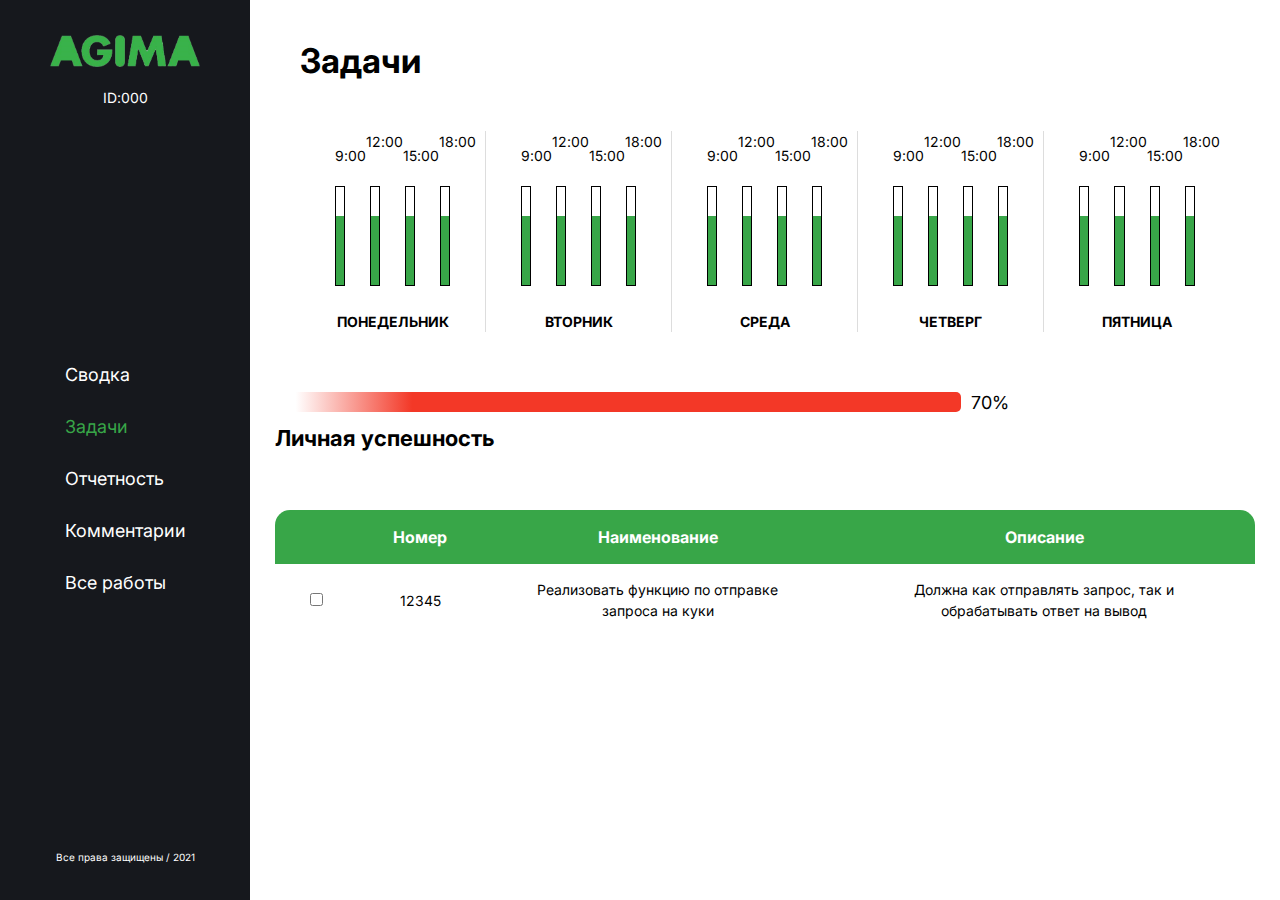
<file: index.html>
<!DOCTYPE html>
<html lang="ru">
    <head>
        <meta charset="UTF-8" />
        <meta http-equiv="X-UA-Compatible" content="IE=edge" />
        <meta name="viewport" content="width=device-width, initial-scale=1.0" />
        <title>Synergy Diplom</title>
        <link rel="stylesheet" href="css/style.css" />
        <link
            href="https://fonts.googleapis.com/css2?family=Inter:wght@400;700&display=swap"
            rel="stylesheet"
        />
    </head>
    <body>
        <aside class="aside">
            <header class="aside__header">
                <div class="aside__logo">
                    <img class="aside__logo-image" src="image/logo.png" alt="logo" />
                </div>
                <div class="aside__id">ID:<span class="aside__id-numderID">000</span></div>
            </header>
            <div class="aside__content">
                <nav>
                    <ul class="aside__content-list">
                        <li class="aside__content-item">
                            <a class="link" href="pages/summary.html">Сводка</a>
                        </li>
                        <li class="aside__content-item">
                            <a class="link" href="#"><span class="open-page">Задачи</span></a>
                        </li>
                        <li class="aside__content-item"><a class="link" href="#">Отчетность</a></li>
                        <li class="aside__content-item"><a class="link" href="#">Комментарии</a></li>
                        <li class="aside__content-item"><a class="link" href="#">Все работы</a></li>
                    </ul>
                </nav>
            </div>
            <footer class="aside__footer">
                <div class="aside__footer-content">Все права защищены / 2021</div>
            </footer>
        </aside>
        <div class="wrapper">
            <main class="main">
                <section class="week">
                    <h1 class="week__title">Задачи</h1>
                    <div class="week__content">
                        <div class="week__day-row">
                            <div class="week__day">
                                <div class="week__day-time">
                                    <ul class="week__day-time-list">
                                        <li class="week__day-time-item">9:00</li>
                                        <li class="week__day-time-item">12:00</li>
                                        <li class="week__day-time-item">15:00</li>
                                        <li class="week__day-time-item">18:00</li>
                                    </ul>
                                </div>
                                <div class="week__day-progressbar">
                                    <div class="week__day-progressbar-row">
                                        <div class="week__day-progressbar-item" id="day-bar-mon1"></div>
                                        <div class="week__day-progressbar-item" id="day-bar-mon2"></div>
                                        <div class="week__day-progressbar-item" id="day-bar-mon3"></div>
                                        <div class="week__day-progressbar-item" id="day-bar-mon4"></div>
                                    </div>
                                </div>
                                <h2 class="week__day-title">Понедельник</h2>
                            </div>
                            <div class="week__day">
                                <div class="week__day-time">
                                    <ul class="week__day-time-list">
                                        <li class="week__day-time-item">9:00</li>
                                        <li class="week__day-time-item">12:00</li>
                                        <li class="week__day-time-item">15:00</li>
                                        <li class="week__day-time-item">18:00</li>
                                    </ul>
                                </div>
                                <div class="week__day-progressbar">
                                    <div class="week__day-progressbar-row">
                                        <div class="week__day-progressbar-item" id="day-bar-tue1"></div>
                                        <div class="week__day-progressbar-item" id="day-bar-tue2"></div>
                                        <div class="week__day-progressbar-item" id="day-bar-tue3"></div>
                                        <div class="week__day-progressbar-item" id="day-bar-tue4"></div>
                                    </div>
                                </div>
                                <h2 class="week__day-title">Вторник</h2>
                            </div>
                            <div class="week__day">
                                <div class="week__day-time">
                                    <ul class="week__day-time-list">
                                        <li class="week__day-time-item">9:00</li>
                                        <li class="week__day-time-item">12:00</li>
                                        <li class="week__day-time-item">15:00</li>
                                        <li class="week__day-time-item">18:00</li>
                                    </ul>
                                </div>
                                <div class="week__day-progressbar">
                                    <div class="week__day-progressbar-row">
                                        <div class="week__day-progressbar-item" id="day-bar-wed1"></div>
                                        <div class="week__day-progressbar-item" id="day-bar-wed2"></div>
                                        <div class="week__day-progressbar-item" id="day-bar-wed3"></div>
                                        <div class="week__day-progressbar-item" id="day-bar-wed4"></div>
                                    </div>
                                </div>
                                <h2 class="week__day-title">Среда</h2>
                            </div>
                            <div class="week__day">
                                <div class="week__day-time">
                                    <ul class="week__day-time-list">
                                        <li class="week__day-time-item">9:00</li>
                                        <li class="week__day-time-item">12:00</li>
                                        <li class="week__day-time-item">15:00</li>
                                        <li class="week__day-time-item">18:00</li>
                                    </ul>
                                </div>
                                <div class="week__day-progressbar">
                                    <div class="week__day-progressbar-row">
                                        <div class="week__day-progressbar-item" id="day-bar-thu1"></div>
                                        <div class="week__day-progressbar-item" id="day-bar-thu2"></div>
                                        <div class="week__day-progressbar-item" id="day-bar-thu3"></div>
                                        <div class="week__day-progressbar-item" id="day-bar-thu4"></div>
                                    </div>
                                </div>
                                <h2 class="week__day-title">Четверг</h2>
                            </div>
                            <div class="week__day">
                                <div class="week__day-time">
                                    <ul class="week__day-time-list">
                                        <li class="week__day-time-item">9:00</li>
                                        <li class="week__day-time-item">12:00</li>
                                        <li class="week__day-time-item">15:00</li>
                                        <li class="week__day-time-item">18:00</li>
                                    </ul>
                                </div>
                                <div class="week__day-progressbar">
                                    <div class="week__day-progressbar-row">
                                        <div class="week__day-progressbar-item" id="day-bar-fri1"></div>
                                        <div class="week__day-progressbar-item" id="day-bar-fri2"></div>
                                        <div class="week__day-progressbar-item" id="day-bar-fri3"></div>
                                        <div class="week__day-progressbar-item" id="day-bar-fri4"></div>
                                    </div>
                                </div>
                                <h2 class="week__day-title">Пятница</h2>
                            </div>
                        </div>
                    </div>
                </section>
                <section class="success-rate">
                    <div class="success-rate__line-board">
                        <div class="success-rate__line"></div>
                        <div class="success-rate__counter">70%</div>
                    </div>
                    <h2 class="success-rate__title">Личная успешность</h2>
                </section>
                <section class="task">
                    <div>
                        <table class="task__table">
                            <tr>
                                <th>&nbsp</th>
                                <th>Номер</th>
                                <th>Наименование</th>
                                <th>Описание</th>
                            </tr>
                            <tr>
                                <td><input type="checkbox" /></td>
                                <td>12345</td>
                                <td>Реализовать функцию по отправке запроса на куки</td>
                                <td>Должна как отправлять запрос, так и обрабатывать ответ на вывод</td>
                            </tr>
                        </table>
                    </div>
                </section>
            </main>
        </div>
        <script src="js/app.js"></script>
    </body>
</html>
</file>
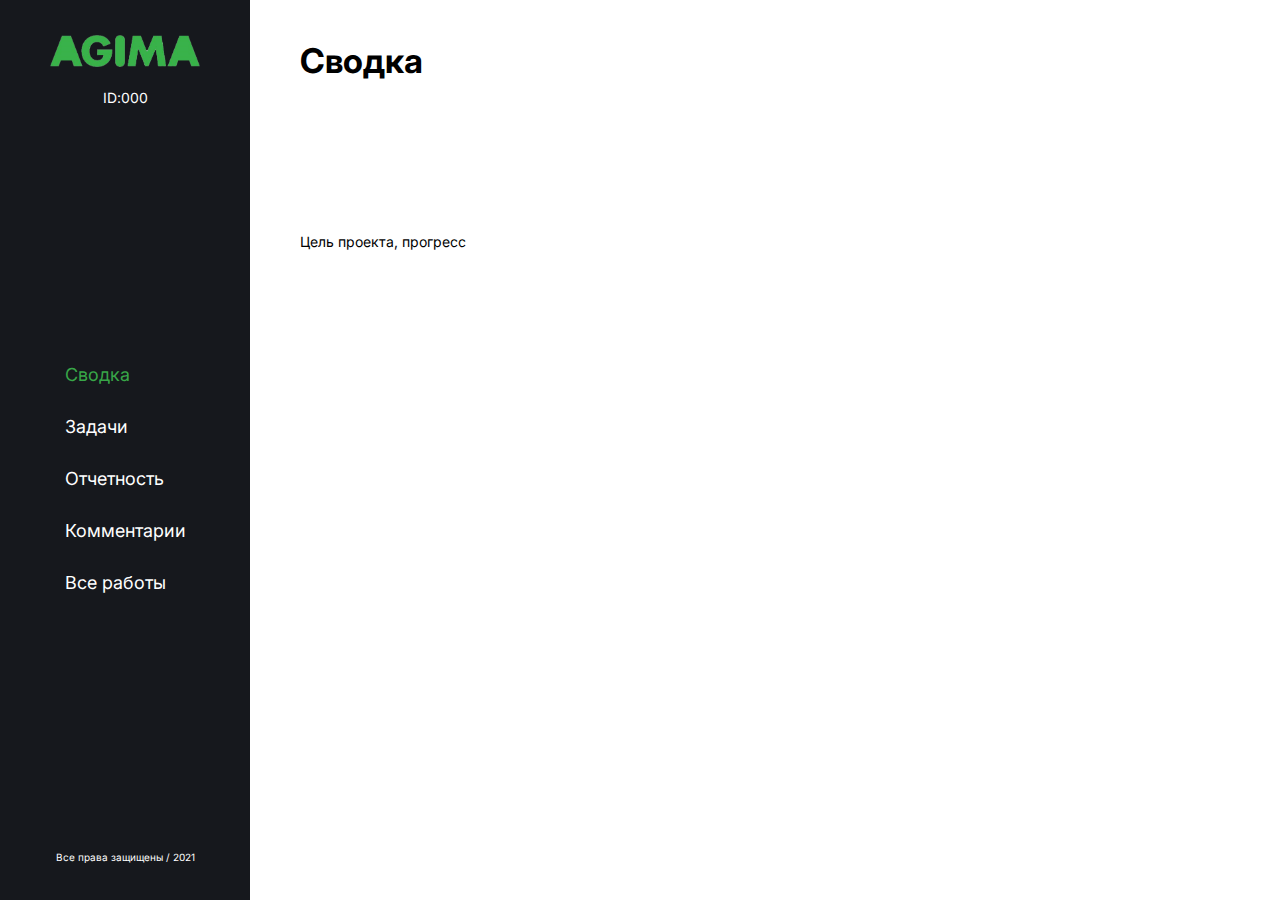
<file: pages/summary.html>
<!DOCTYPE html>
<html lang="ru">
    <head>
        <meta charset="UTF-8" />
        <meta http-equiv="X-UA-Compatible" content="IE=edge" />
        <meta name="viewport" content="width=device-width, initial-scale=1.0" />
        <title>Synergy Diplom</title>
        <link rel="stylesheet" href="../css/style.css" />
        <link
            href="https://fonts.googleapis.com/css2?family=Inter:wght@400;700&display=swap"
            rel="stylesheet"
        />
    </head>
    <body>
        <aside class="aside">
            <header class="aside__header">
                <div class="aside__logo">
                    <img class="aside__logo-image" src="../image/logo.png" alt="logo" />
                </div>
                <div class="aside__id">ID:<span class="aside__id-numderID">000</span></div>
            </header>
            <div class="aside__content">
                <nav>
                    <ul class="aside__content-list">
                        <li class="aside__content-item">
                            <a class="link" href="#"><span class="open-page">Сводка</span></a>
                        </li>
                        <li class="aside__content-item">
                            <a class="link" href="../index.html">Задачи</a>
                        </li>
                        <li class="aside__content-item"><a class="link" href="#">Отчетность</a></li>
                        <li class="aside__content-item"><a class="link" href="#">Комментарии</a></li>
                        <li class="aside__content-item"><a class="link" href="#">Все работы</a></li>
                    </ul>
                </nav>
            </div>
            <footer class="aside__footer">
                <div class="aside__footer-content">Все права защищены / 2021</div>
            </footer>
        </aside>
        <div class="wrapper">
            <main class="main">
                <section class="summary">
                    <h1 class="summary__title">Сводка</h1>
                    <div class="summary__content">
                        <div class="summary__item">
                            <div class="summary__item-content">
                                <div class="summary__item-progress" id="progress-bar"></div>
                                <h2 class="summary__item-title">Цель проекта, прогресс</h2>
                            </div>
                        </div>
                    </div>
                </section>
            </main>
        </div>
        <script src="../js/app.js"></script>
    </body>
</html>
</file>
<file: css/style.css>
@charset "UTF-8";
* {
    padding: 0;
    margin: 0;
    border: 0;
}

*,
*::before,
*::after {
    box-sizing: border-box;
    -moz-box-sizing: border-box;
    -webkit-box-sizing: border-box;
}

ul[class],
ol[class] {
    padding: 0;
}

body,
h1,
h2,
h3,
h4,
p,
ul[class],
ol[class],
li,
figure,
figcaption,
blockquote,
dl,
dd {
    margin: 0;
}

nav,
footer,
header,
aside {
    display: block;
}

h1,
h2,
h3,
h4,
h5,
h6 {
    font-size: inherit;
    font-weight: inherit;
}

html,
body {
    height: 100%;
    width: 100%;
    font-size: 100%;
    font-size: 14px;
    -ms-text-size-adjust: 100%;
    -moz-text-size-adjust: 100%;
    -webkit-text-size-adjust: 100%;
}

body {
    min-height: 100vh;
    scroll-behavior: smooth;
    text-rendering: optimizeSpeed;
    line-height: 1.5;
    overflow: scroll;
}

ul[class],
ol[class] {
    list-style: none;
}

a:not([class]) {
    -webkit-text-decoration-skip: ink;
            text-decoration-skip-ink: auto;
}

img {
    max-width: 100%;
    display: block;
}

/* Указываем понятную периодичность в потоке данных у article */
article > * + * {
    margin-top: 1em;
}

:focus,
:active {
    outline: none;
}

input,
button,
textarea,
select {
    font: inherit;
}

input::-ms-clear {
    display: block;
}

button {
    cursor: pointer;
}

button::-moz-focus-inner {
    padding: 0;
    border: 0;
}

a:focus,
a:active {
    outline: none;
}

a,
a:visited {
    text-decoration: none;
}

a:hover {
    text-decoration: none;
}

/* Удаляем все анимации и переходы для людей, которые предпочитают их не использовать */
@media (prefers-reduced-motion: reduce) {
    * {
        -webkit-animation-duration: 0.01ms !important;
                animation-duration: 0.01ms !important;
        -webkit-animation-iteration-count: 1 !important;
                animation-iteration-count: 1 !important;
        -webkit-transition-duration: 0.01ms !important;
                transition-duration: 0.01ms !important;
        scroll-behavior: auto !important;
    }
}
body {
    -webkit-touch-callout: none;
    -webkit-user-select: none;
    -moz-user-select: none;
    -ms-user-select: none;
    user-select: none;
}

body {
    color: #000;
    font-family: "Inter", Arial, sans-serif;
    font-style: normal;
    font-weight: 400;
    font-size: 14px;
    background-color: #fff;
    overflow: visible;
}

::-webkit-scrollbar {
    width: 4px;
    background-color: transparent;
}

::-webkit-scrollbar-thumb {
    border-radius: 2px;
    background-color: #161616;
}

.open-page {
    color: #38a648;
}

.wrapper {
    position: relative;
    margin-left: 250px;
    margin-right: auto;
    padding-left: 25px;
    padding-right: 25px;
}

.link {
    color: inherit;
    text-decoration: none;
}

.aside {
    width: 250px;
    display: -webkit-box;
    display: -ms-flexbox;
    display: flex;
    -webkit-box-orient: vertical;
    -webkit-box-direction: normal;
        -ms-flex-direction: column;
            flex-direction: column;
    -webkit-box-align: center;
        -ms-flex-align: center;
            align-items: center;
    -webkit-box-pack: justify;
        -ms-flex-pack: justify;
            justify-content: space-between;
    padding: 35px 20px;
    background-color: #16181d;
    color: #fff;
    position: fixed;
    top: 0;
    left: 0;
    bottom: 0;
}
.aside__header {
    text-align: center;
}
.aside__logo {
    margin-bottom: 20px;
}
.aside__logo-image {
    max-width: 100%;
    width: 150px;
    margin: 0;
}
.aside__content-item {
    font-size: 18px;
}
.aside__content-item:hover {
    color: #38a648;
}
.aside__content-item:nth-child(n+2) {
    margin-top: 25px;
}
.aside__footer-content {
    font-size: 10px;
}

.week {
    padding: 35px 25px;
}
.week__title {
    font-size: 34px;
    font-weight: 700;
    margin-bottom: 45px;
}
.week__day-row {
    -ms-flex-wrap: wrap;
        flex-wrap: wrap;
}
.week__day-time-list, .week__day-progressbar-row {
    display: -webkit-box;
    display: -ms-flexbox;
    display: flex;
    -webkit-box-pack: justify;
        -ms-flex-pack: justify;
            justify-content: space-between;
}
.week__day-row {
    display: -webkit-box;
    display: -ms-flexbox;
    display: flex;
}
.week__day-time-list {
    min-height: 35px;
}
.week__day-time-item:nth-child(odd) {
    margin-top: auto;
}
.week__day {
    text-align: center;
    border-right: 1px solid #ddd;
    width: calc(100% / 5);
    padding: 0 35px;
}
.week__day:last-child {
    border: 0;
}
.week__day-progressbar {
    margin-top: 20px;
}
.week__day-title {
    margin-top: 25px;
    text-transform: uppercase;
    font-weight: 700;
}
.week__day-progressbar-item {
    border: 1px solid #000;
    width: 20px;
    height: 100px;
    position: relative;
    background: -webkit-gradient(linear, left bottom, left top, color-stop(70%, #38a648), color-stop(70%, #fff));
    background: linear-gradient(to top, #38a648 70%, #fff 70%);
}
.week__day-progressbar-item:nth-child(n+2) {
    margin-left: 25px;
}

.success-rate {
    margin-top: 25px;
}
.success-rate__line-board {
    display: -webkit-box;
    display: -ms-flexbox;
    display: flex;
    height: 20px;
}
.success-rate__line {
    background: -webkit-gradient(linear, right top, left top, color-stop(80%, #f33827), color-stop(97%, #fff));
    background: linear-gradient(to left, #f33827 80%, #fff 97%);
    width: 70%;
    margin-right: 10px;
    border-radius: 0 5px 5px 0;
}
.success-rate__counter {
    font-size: 18px;
    display: -webkit-box;
    display: -ms-flexbox;
    display: flex;
    -webkit-box-align: center;
        -ms-flex-align: center;
            align-items: center;
}
.success-rate__title {
    margin-top: 10px;
    font-size: 22px;
    font-weight: 700;
}

.task {
    margin-top: 55px;
}
.task tr,
.task td,
.task th {
    text-align: center;
    vertical-align: center;
    padding: 15px 35px;
}
.task th {
    background-color: #38a648;
    font-size: 16px;
    color: #fff;
}
.task th:first-child {
    border-radius: 15px 0 0 0;
}
.task th:last-child {
    border-radius: 0 15px 0 0;
}
.task__table {
    width: 100%;
    border-collapse: collapse;
}

.summary {
    padding: 35px 25px;
}
.summary__title {
    font-size: 34px;
    font-weight: 700;
    margin-bottom: 45px;
}
.summary__item-progress {
    width: 200px;
    height: 100px;
}
</file>
